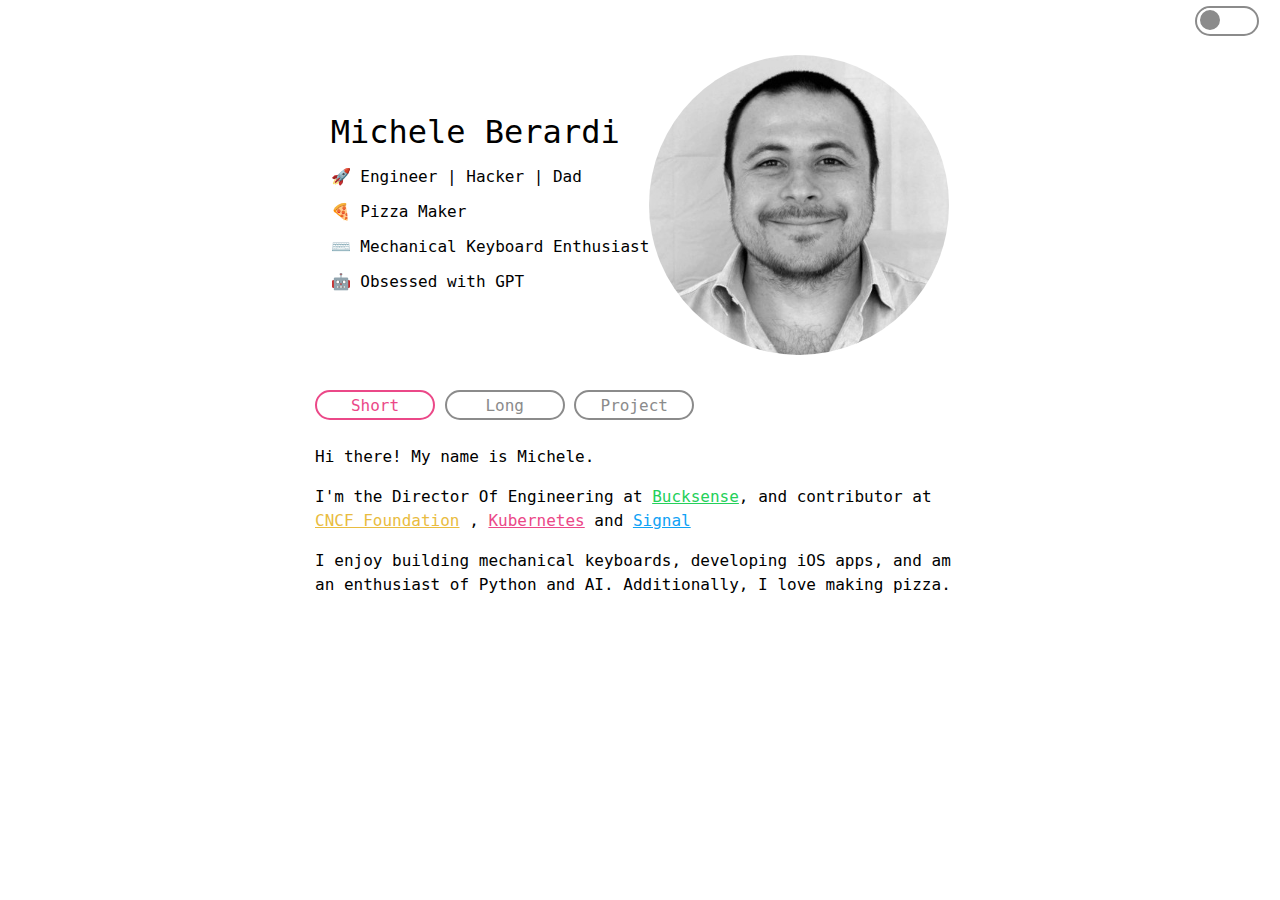
<file: index.html>
<!DOCTYPE html>
<html lang="en">
<head>
    <title>Michele Berardi</title>
    <meta charset="UTF-8">

    <meta
            name="description"
            content="Michele Berardi, Chief of Technology Officer at Bucksense in NYC."
    />

    <!-- Twitter data -->
    <meta name="twitter:card" content="summary"/>
    <meta name="twitter:title" content="Michele Berardi"/>
    <meta
            name="twitter:description"
            content="Michele Berardi, Chief of Technology Officer at Bucksense."
    />
    <meta name="twitter:creator" content="@hackmikenyc"/>
    <meta name="twitter:image" content="https://twitter.com/hackmikegpt/photo"/>

    <!-- Open Graph data -->
    <meta property="og:title" content="Michele Berardi"/>
    <meta property="og:url" content="https://micheleberardi.com/"/>
    <meta property="og:image" content="https://micheleberardi.com/img/headshot.png"/>
    <meta
            property="og:description"
            content="Michele Berardi, Chief of Technology Officer at Bucksense in NYC."
    />
    <meta property="og:site_name" content="Michele Berardi"/>

    <!-- Favicon/theme -->
    <link
            rel="apple-touch-icon"
            sizes="180x180"
            href="/img/apple-touch-icon.png"
    />
    <link
            rel="icon"
            type="image/png"
            href="/img/favicon-32x32.png"
            sizes="32x32"
    />
    <link
            rel="icon"
            type="image/png"
            href="/img/favicon-16x16.png"
            sizes="16x16"
    />
    <!--
    <link rel="manifest" href="/img/manifest.json" />
    -->
    <link rel="mask-icon" href="/img/safari-pinned-tab.svg" color="#24d05a"/>
    <link rel="shortcut icon" href="/img/favicon.ico"/>
    <meta name="msapplication-config" content="/img/browserconfig.xml"/>
    <meta name="theme-color" content="#ffffff"/>

    <meta
            name="viewport"
            content="width=device-width, initial-scale=1, maximum-scale=5"
    />


    <link rel="stylesheet" href="css/style.css"/>
    <script type='text/javascript' src='js/fetch.js'></script>
    <script type='text/javascript' src='js/contents.js'></script>
</head>

<body>
<div class="container">
    <div class="header-section">
        <div class="header-frame">
            <h1>Michele Berardi</h1>
            <p>🚀 Engineer | Hacker | Dad</p>
            <p>🍕 Pizza Maker</p>
            <p>⌨️ Mechanical Keyboard Enthusiast</p>
            <p>🤖 Obsessed with GPT</p>
        </div>
        <div class="img-frame">
            <img id="propic" src="img/face1.jpg" alt=""/>
        </div>
    </div>
    <!--
  <div class="links">
    <a href="https://github.com/micheleberardi" target="_blank">github</a>
    <a href="https://pypi.org/user/micheleberardi/" target="_blank">pip python project</a>
    <a href="https://micheleberardi.com/pokegpt.html" target="_blank">poke-gpt</a>
  </div>
    -->


    <div class="bio-switcher">
        <div class="toggler">
            <button id="short" class="show">Short</button>
            <button id="long">Long</button>
            <!-- <button id="MyAPP">Social</button> -->
            <button id="project">Project</button>
            <!-- <button id="blog">Timeline</button> -->
        </div>

        <div class="bio short show">
            Hi there! My name is Michele.
            <p></p>
            I'm the Director Of Engineering at <a href="https://bucksense.com" target="_blank">Bucksense</a>,
            and contributor at
            <a href="https://www.cncf.io/" target="_blank">CNCF Foundation</a> , <a href="https://kubernetes.io/"
                                                                                    target="_blank">Kubernetes</a> and
            <a href="https://signal.org/cla/" target="_blank">Signal</a>
            <p></p>
            I enjoy building mechanical keyboards, developing iOS apps, and am an enthusiast of Python and AI.
            Additionally, I love making pizza.
        </div>
        <!-- new code
          <div class="bio social">
         <a href="https://twitter.com/hackmikegpt" target="_blank">twitter</a>
          <p></p>
         <a href="https://micheleberardi.medium.com" target="_blank">medium</a>
          <p></p>
         <a href="https://linkedin.com/in/micheleberardi" target="_blank">linkedin</a>
        <p></p>
        <a href="https://stackoverflow.com/users/4036758/michelone" target="_blank">stackoverflow</a>
        <p></p>
        <a href="https://hackerone.com/michelone" target="_blank">hackerone</a>
        <p></p>
        <a href="https://www.hackerrank.com/michelone" target="_blank">hackerrank</a>
        <p></p>
        </div>
        -->
        <div class="bio project">
            <p></p>
            <a href="https://apps.apple.com/us/developer/hackmike-llc/id898674995" target="_blank">my ios apps</a>
            <p></p>
            <a href="https://micheleberardi.com/pokegpt.html" target="_blank">poke ai</a>
            <p></p>
            <p></p>
            <a href="https://racingmike.com" target="_blank">motogp api from 1949-2023</a>
            <p></p>
            <a href="https://pypi.org/project/mikeracingf1/" target="_blank">Release PIP Package mikeracingf1</a>
            <p></p>
            <a href="https://micheleberardi.com/motogptelegrambot.html" target="_blank">moto gp live data telegram bot</a>
            <p></p>
            <a href="https://pypi.org/project/ipmike/" target="_blank">Release PIP Package ipmike</a>
            <p></p>
            <a href="https://micheleberardi.com/squawk.html" target="_blank">airplane squawk</a>
            <p></p>
            <a href="https://micheleberardi.com/formula1analysis.html" target="_blank">formula 1 analysis</a>
            <p></p>
            <a href="https://micheleberardi.com/squawk.html" target="_blank">airplane squawk</a>
            <p></p>
            <a href="https://hackmike.com" target="_blank">hackmike tools</a>
            <p></p>
        </div>
        <div class="bio blog">
            <div class="exp">
                <div class="loading"></div>
                <ul id="highlightsblog">
                </ul>
            </div>
        </div>
    </div>

    <div class="bio long">
        Hi there! My name is Michele.
        <p></p>
        I'm the Chief of Technology Officer at <a href="https://bucksense.com" target="_blank">Bucksense</a>,
        and contributor at
        <a href="https://www.cncf.io/" target="_blank">CNCF Foundation</a> , <a href="https://kubernetes.io/"
                                                                                target="_blank">Kubernetes</a> and <a
            href="https://signal.org/cla/" target="_blank">Signal</a>
        <p></p>
        I enjoy building mechanical keyboards, developing iOS apps, and am an enthusiast of Python and AI. Additionally,
        I love making pizza.
        <p></p>
        <!--
      Before now, I worked at Flycell and Acotel as Senior DevOps
      <p></p>
      <h3>HIGHLIGHTS TECHINICAL SKILLS</h3>
      <p></p>
        <ul class="customIndent"><li><span style="color: #eb4888">Language : Python</span></li></ul>
      <p></p>
      <ul class="customIndent"><li><span style="color: #5eeb48">Cloud : Aws - Google Cloud</span></li></ul>
      <p></p>
      <ul class="customIndent"><li><span style="color: #e9bc3f">Database : MySql - Redis -Aerospike - BigQuery</span></li></ul>
      <p></p>
      <ul class="customIndent"><li><span style="color: #e4002b">OS : Ubuntu - CentOS</span></li></ul>
      <p></p>
      <ul class="customIndent"><li><span style="color: #10a2f5">WebServer : Apache Nginx</span></li></ul>
      <p></p>
      <ul class="customIndent"><li><span style="color: #5eeb48">Container : Docker</span></li></ul>
      <p></p>
      <ul class="customIndent"><li><span style="color: #e9bc3f">Monitoring : Nagios Grafana</span></li></ul>
      <p></p>
      <ul class="customIndent"><li><span style="color: #eb4888">Deep knowledge of Meta Graph API</span></li></ul>
      <p></p>
      <ul class="customIndent"><li><span style="color: #5eeb48">Deep knowledge of Google Analytics API</span></li></ul>
      <p></p>
      <ul class="customIndent"><li><span style="color: #e9bc3f">Deep knowledge of Instagram Insights</span></li></ul>
      <p></p>

      <div class="changelog">

      <div class="title flash"><h3>BIO TIMELINE</h3></div>
        <p></p>
        A lot has happened over the past few years.Here's some of the highlights.
        <p></p>
      <div class="exp">
      <div class="loading"></div>
      <ul id="highlights">
      </ul>
      If you're interested in more specific details on timelines, head over to my
      <a href="https://linkedin.com/in/micheleberardi">LinkedIn</a>.
      </div>
      </div>
      <p></p>

      <div class="updates">
      <div class="title flash"><h3>UPDATES/RELEASES</h3></div>
        Here's some recent project. You can see more on my <a href="https://github.com/micheleberardi">GitHub</a>.
      <div class="loading"></div>
      <ul id="press">
      </ul>
      </div>

      <p></p>
       <h3>LICENSES & CERTIFICATIONS</h3>
      <ul class="customIndent"><li><span style="color: #10a2f5">Red-Hat Certified Engineer</span></li></ul>
      <p></p>
      <ul class="customIndent"><li><span style="color: #eb4888">Red Hat Enterprise Security: Network Services</span> </li></ul>
      <p></p>
      <ul class="customIndent"><li><span style="color: #5eeb48">Python Flask</span> </li></ul>
      <p></p>
      <ul class="customIndent"><li><span style="color: #e9bc3f">Kubernetes + Docker Course</span> </li></ul>
      <p></p>
      <ul class="customIndent"><li><span style="color: #e4002b">AWS Certified Cloud Practitioner</span> </li></ul>
      <p></p>
      <ul class="customIndent"><li><span style="color: #10a2f5">Ethical Hacking + CyberSecurity</span> </li></ul>
   -->
        <p></p>
        <h3>PERSONAL LIFE</h3>
        <p></p>

        love teaching and helping people become better devops
        <p></p>
        I enjoy building mechanical keyboards,
        Avid reader of technical blogs, advocate of open source, <a
            href="https://results.nyrr.org/runner/28673567/races" target="_blank">ultrarunner-marathoner</a>,
        and certified boxing trainer.
        <p></p>
        i love build REST API and post the data into Twitter-Telegram-Slack-Discord
        <p></p>
        .... and copy/paste from <a href="https://stackoverflow.com/users/4036758/michelone" target="_blank">stackoverflow</a>
        !! :)

    </div>
    <div class="dark-mode-toggler">
        <input type="checkbox" id="toggler"/>
        <label for="toggler" aria-label="Toggler for Dark Mode"></label>
    </div>
</div>
<p></p>

<script src="js/script.js"></script>
<!-- Global site tag (gtag.js) - Google Analytics -->
<script async src="https://www.googletagmanager.com/gtag/js?id=G-8MWSFDZ6NG"></script>
<script>
    window.dataLayer = window.dataLayer || [];

    function gtag() {
        dataLayer.push(arguments);
    }

    gtag('js', new Date());

    gtag('config', 'G-8MWSFDZ6NG');
</script>

<!-- Global site tag (gtag.js) - Google Analytics -->
<script async src="https://www.googletagmanager.com/gtag/js?id=G-HC19454VSK"></script>
<script>
    window.dataLayer = window.dataLayer || [];

    function gtag() {
        dataLayer.push(arguments);
    }

    gtag('js', new Date());

    gtag('config', 'G-HC19454VSK');
</script>
</div>
</body>
</html>
</file>
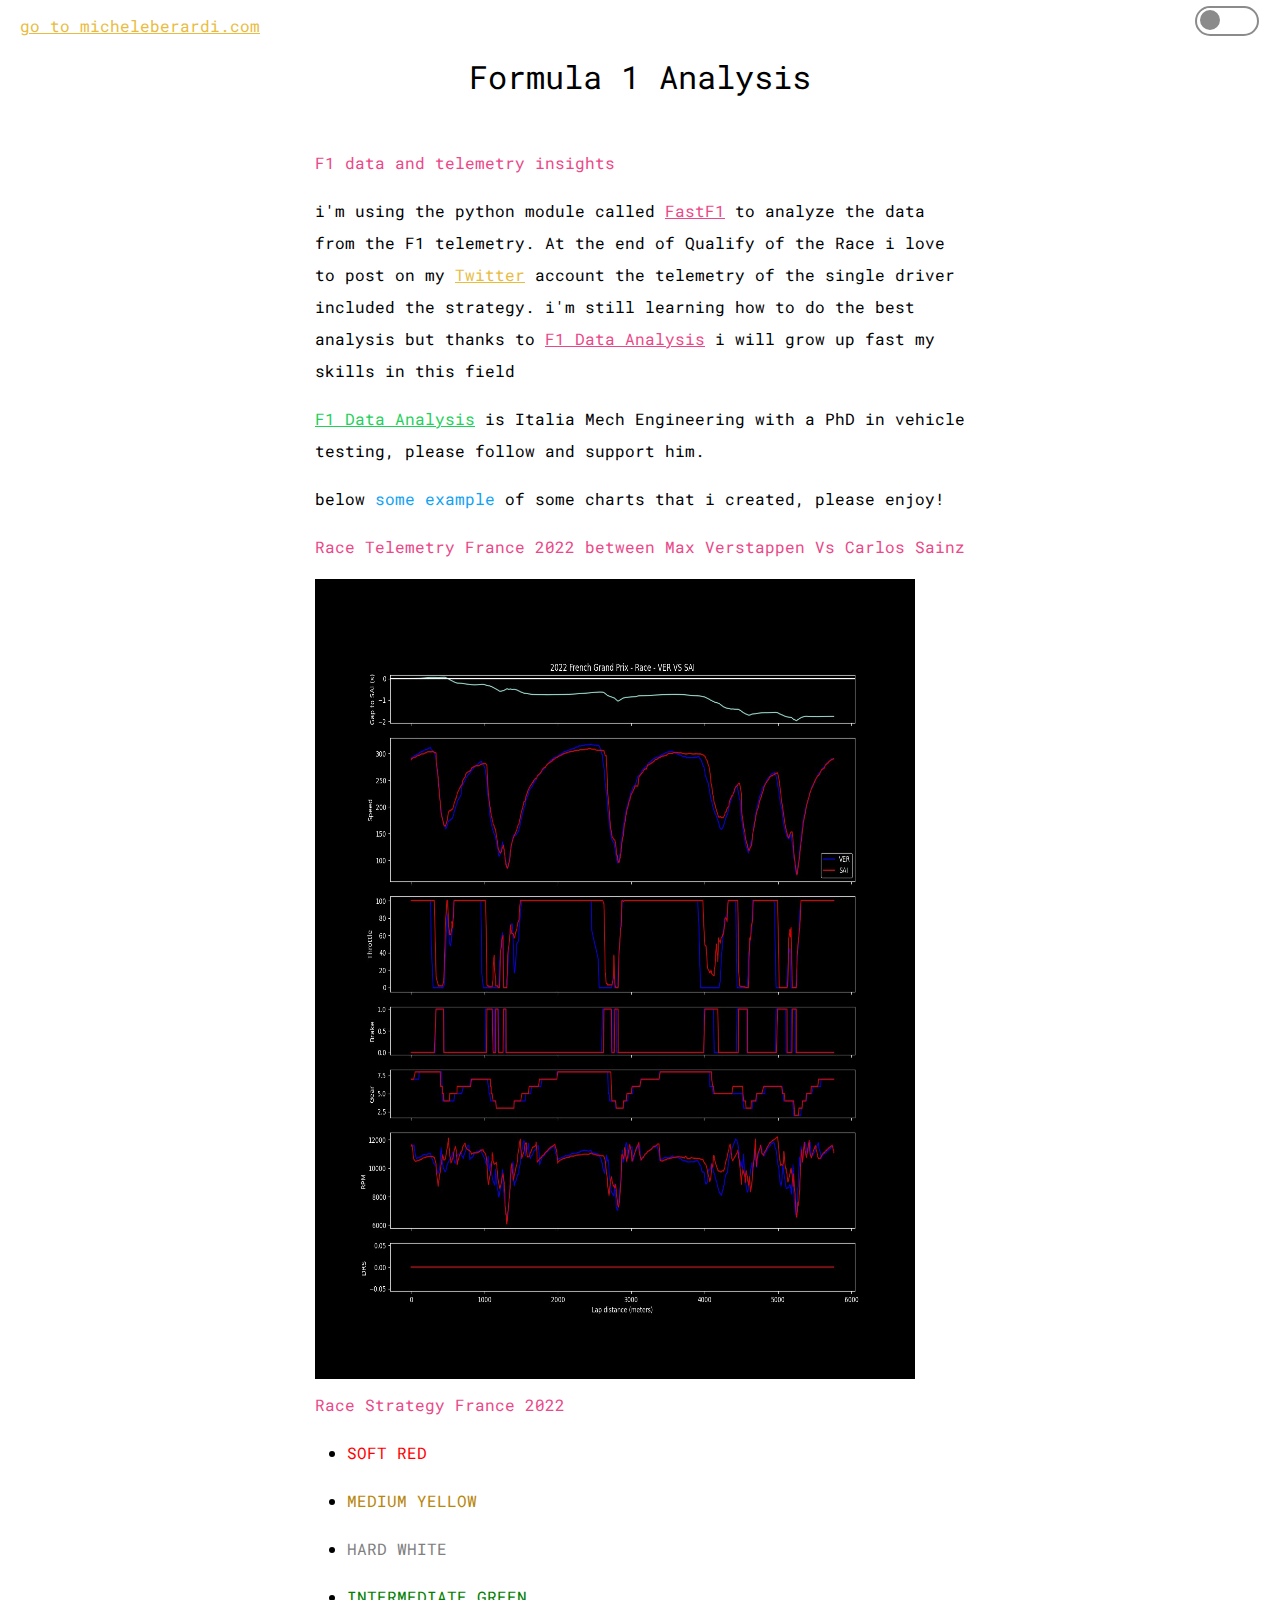
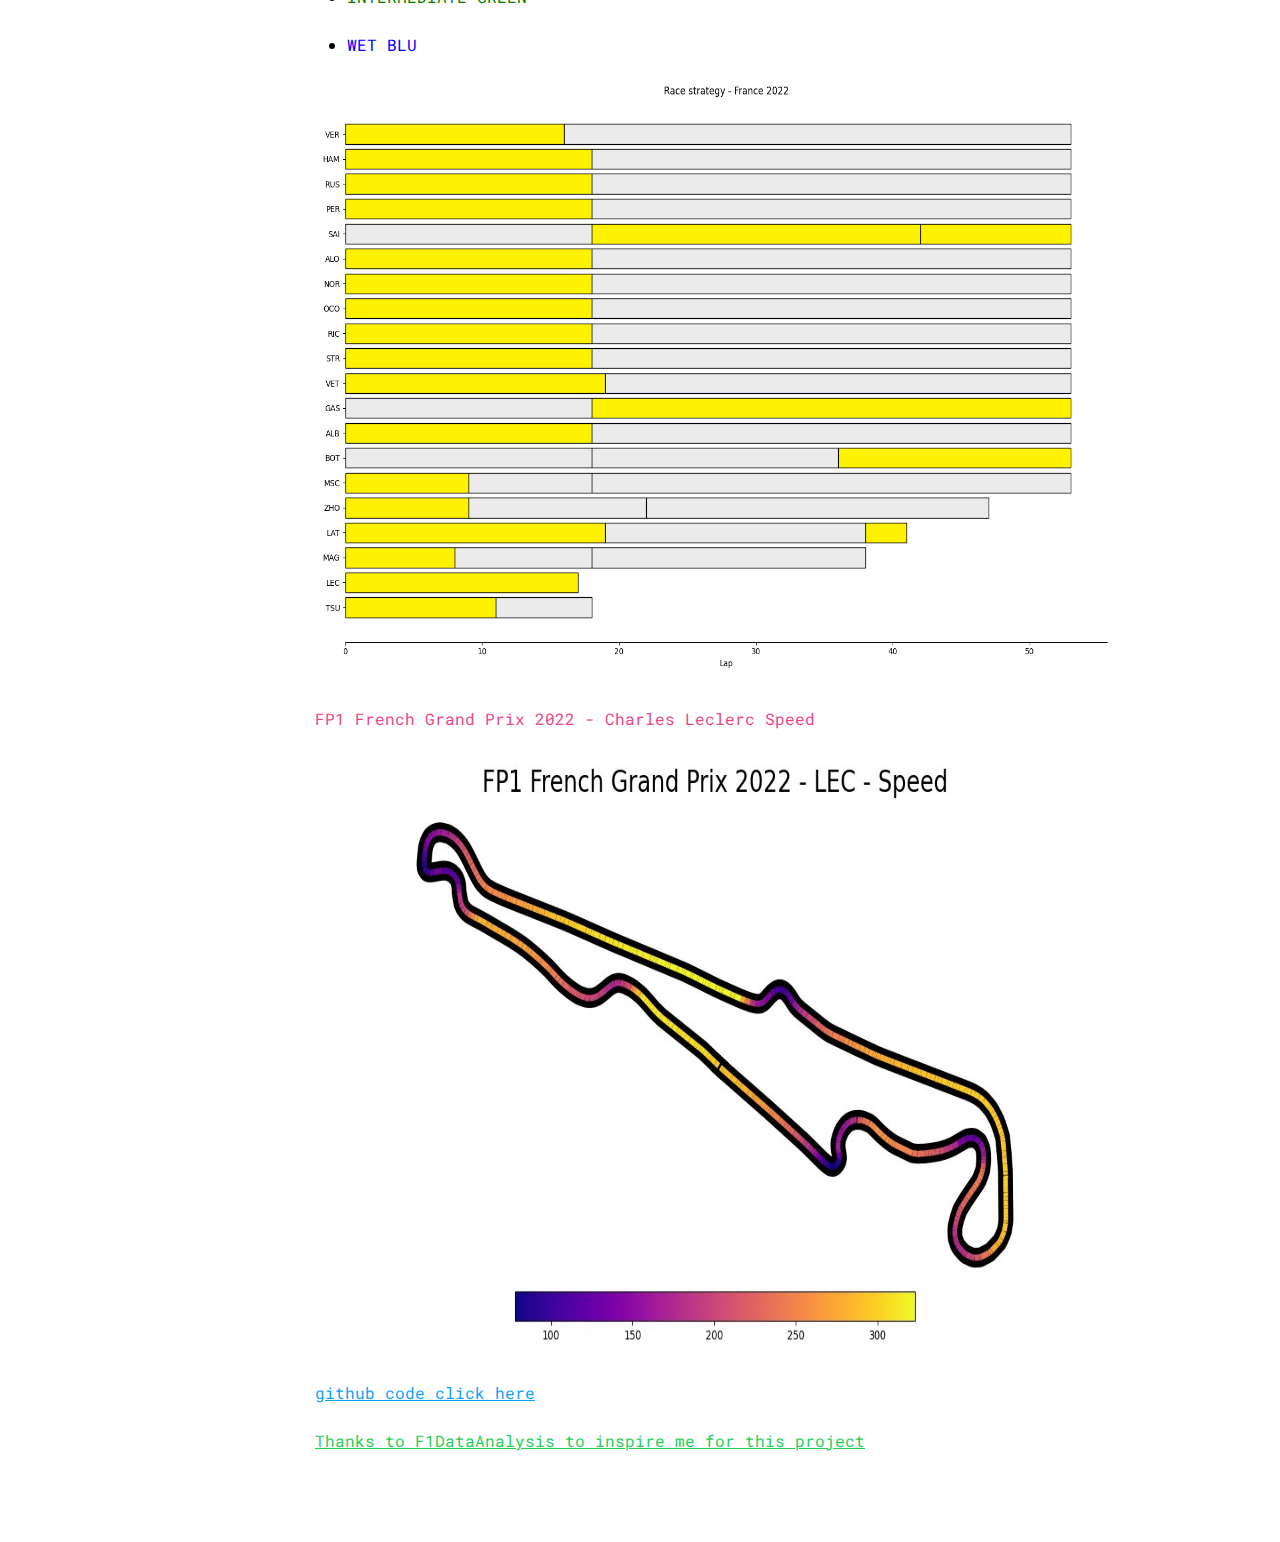
<file: formula1analysis.html>
<!DOCTYPE html>
<html lang="en">
  <head>
    <title>formula 1 analysis</title>
    <meta
      name="description"
      content="formula uno analysis"
    />

    <!-- Web Monetization -->
    <meta name="monetization" content="$ilp.uphold.com/rEgHHBQGDUDP" />

    <!-- Twitter data -->
    <meta name="twitter:card" content="summary_large_image" />
    <meta name="twitter:title" content="formula uno analysis" />
    <meta
      name="twitter:description"
      content="formula uno analysis"
    />
    <meta name="twitter:creator" content="@hackmikegpt" />
    <meta name="twitter:image" content="#" />

    <!-- Open Graph data -->
    <meta property="og:title" content="formula uno analysis" />
    <meta property="og:url" content="https://micheleberardi.com/squawk.html" />
    <meta property="og:image" content="https://micheleberardi.com/img/rwc-card.png" />
    <meta
      property="og:description"
      content="formula uno analysis"
    />
    <meta property="og:site_name" content="micheleberardi.com" />

    <!-- Favicon/theme -->
    <link
      rel="apple-touch-icon"
      sizes="180x180"
      href="../img/apple-touch-icon.png"
    />
    <link
      rel="icon"
      type="image/png"
      href="../img/favicon-32x32.png"
      sizes="32x32"
    />
    <link
      rel="icon"
      type="image/png"
      href="../img/favicon-16x16.png"
      sizes="16x16"
    />
    <link rel="mask-icon" href="../img/safari-pinned-tab.svg" color="#24d05a" />
    <link rel="shortcut icon" href="../img/favicon.ico" />
    <meta name="msapplication-config" content="../img/browserconfig.xml" />
    <meta name="theme-color" content="#ffffff" />

    <meta
      name="viewport"
      content="width=device-width, initial-scale=1, maximum-scale=5"
    />

    <link
      href="https://fonts.googleapis.com/css?family=Roboto+Mono"
      rel="stylesheet"
    />
    <link rel="stylesheet" href="css/style.css" />
  </head>

  <body>
    <div class="container">
      <div class="header-section">
        <div class="header-frame">
          <h1>Formula 1 Analysis</h1>
          <h3></h3>
        </div>
      </div>
      <div class="newsletter-blurb">
        <span>F1 data and telemetry insights</span>
        <p></p>
        i'm using the python module called <a href="https://theoehrly.github.io/Fast-F1/" target="_blank">FastF1</a> to analyze the data from the F1 telemetry.
        At the end of Qualify of the Race i love to post on my <a href="https://twitter.com/hackmikegpt" target="_blank">Twitter</a> account the telemetry of the single driver included the strategy.
        i'm still learning how to do the best analysis but thanks to <a href="https://twitter.com/F1DataAnalysis" target="_blank">F1 Data Analysis</a> i will grow up fast my skills in this field
        <p></p>
        <a href="https://twitter.com/F1DataAnalysis" target="_blank">F1 Data Analysis</a> is Italia Mech Engineering with a PhD in vehicle testing, please follow and support him.
        <p></p>
         below <span class="blue">some example </span> of some charts that i created, please enjoy!
        <p></p>
        <span class="red">Race Telemetry France 2022 between Max Verstappen Vs Carlos Sainz</span>
        <p></p>
        <div>
          <img src="img/telemetry.jpeg" alt="Race Telemetry France 2022 between Max Verstappen Vs Carlos Sainz" width="600" height="800" />
        </div>
        <span class="red">Race Strategy France 2022 </span>
        <p></p>
            <ul class="customIndent"><li><span style="color: red">SOFT RED</span></li></ul>
            <ul class="customIndent"><li><span style="color: darkgoldenrod">MEDIUM YELLOW</span></li></ul>
            <ul class="customIndent"><li><span style="color: gray">HARD WHITE</span></li></ul>
            <ul class="customIndent"><li><span style="color: green">INTERMEDIATE GREEN</span></li></ul>
            <ul class="customIndent"><li><span style="color: blue">WET BLU</span></li></ul>
        <div>
          <img src="img/stategy.png" alt="Race Strategy France 2022 " width="800" height="600" />
        </div>
        <p></p>
        <span class="red">FP1 French Grand Prix 2022 - Charles Leclerc Speed</span>
        <p></p>
        <div>
          <img src="img/speed.jpeg" alt="FP1 French Grand Prix 2022 - Charles Leclerc Speed" width="800" height="600" />
        </div>




        <p></p>
         <a href="https://github.com/micheleberardi/formula1_stats">github code click here</a>
        <p></p>
        <a href="https://twitter.com/F1DataAnalysis">Thanks to F1DataAnalysis to inspire me for this project</a>


      <div class="go-home">
        <a href="https://micheleberardi.com">go to micheleberardi.com </a>
      </div>
      <div class="dark-mode-toggler">
        <input type="checkbox" id="toggler" />
        <label for="toggler" aria-label="Toggler for Dark Mode"></label>
      </div>
      </div>
    </div>

    <script src="js/script.js"></script>
  </body>
</html>
</file>
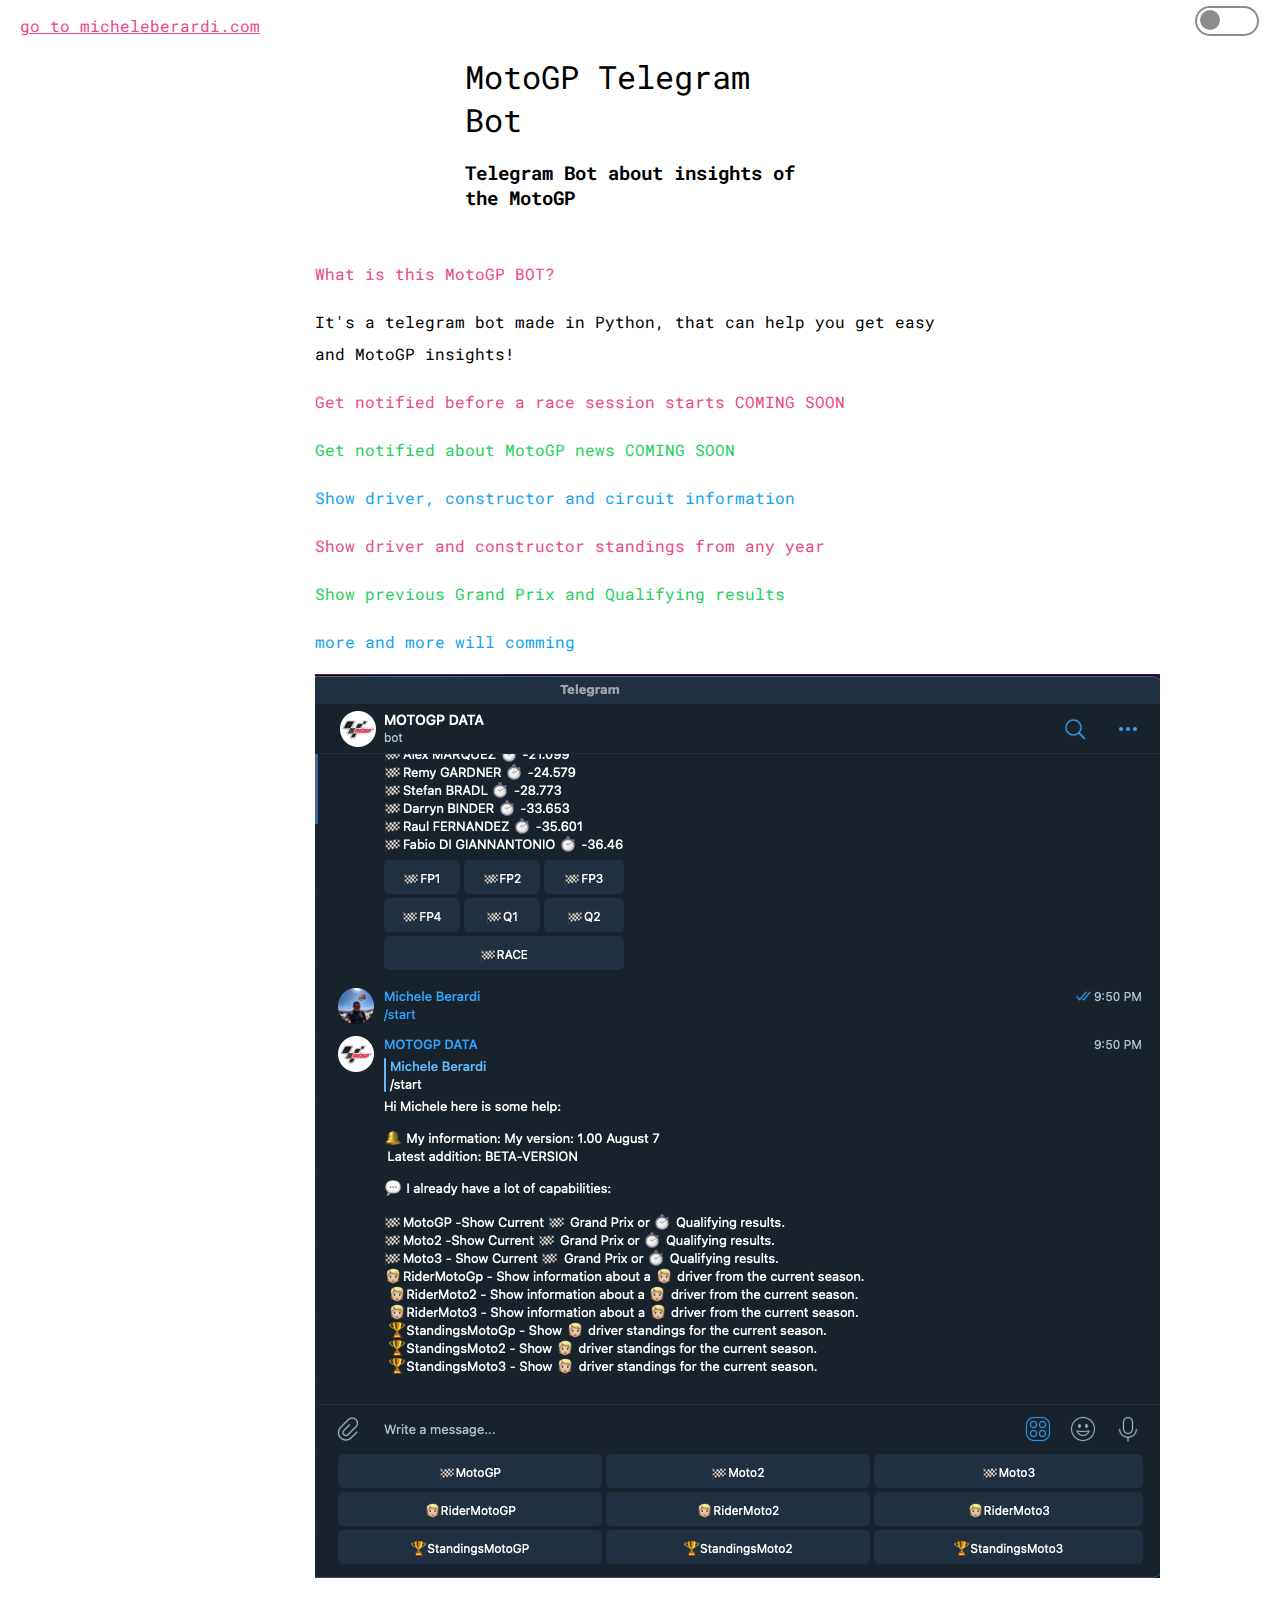
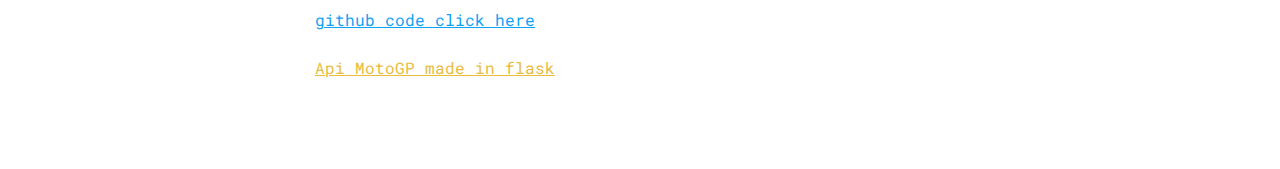
<file: motogptelegrambot.html>
<!DOCTYPE html>
<html lang="en">
  <head>
    <title>airplane squawk</title>
    <meta
      name="description"
      content="motogp live result telegram bot"
    />

    <!-- Web Monetization -->
    <meta name="monetization" content="$ilp.uphold.com/rEgHHBQGDUDP" />

    <!-- Twitter data -->
    <meta name="twitter:card" content="summary_large_image" />
    <meta name="twitter:title" content="motogp live result telegram bot" />
    <meta
      name="twitter:description"
      content="motogp live result telegram bot"
    />
    <meta name="twitter:creator" content="@hackmikegpt" />
    <meta name="twitter:image" content="#" />

    <!-- Open Graph data -->
    <meta property="og:title" content="motogp live result telegram bot" />
    <meta property="og:url" content="https://micheleberardi.com/motogptelegrambot.html" />
    <meta property="og:image" content="https://micheleberardi.com/img/rwc-card.png" />
    <meta
      property="og:description"
      content="motogp live result telegram bot"
    />
    <meta property="og:site_name" content="micheleberardi.com" />

    <!-- Favicon/theme -->
    <link
      rel="apple-touch-icon"
      sizes="180x180"
      href="../img/apple-touch-icon.png"
    />
    <link
      rel="icon"
      type="image/png"
      href="../img/favicon-32x32.png"
      sizes="32x32"
    />
    <link
      rel="icon"
      type="image/png"
      href="../img/favicon-16x16.png"
      sizes="16x16"
    />
    <link rel="mask-icon" href="../img/safari-pinned-tab.svg" color="#24d05a" />
    <link rel="shortcut icon" href="../img/favicon.ico" />
    <meta name="msapplication-config" content="../img/browserconfig.xml" />
    <meta name="theme-color" content="#ffffff" />

    <meta
      name="viewport"
      content="width=device-width, initial-scale=1, maximum-scale=5"
    />

    <link
      href="https://fonts.googleapis.com/css?family=Roboto+Mono"
      rel="stylesheet"
    />
    <link rel="stylesheet" href="css/style.css" />
  </head>

  <body>
    <div class="container">
      <div class="header-section">
        <div class="header-frame">
          <h1>MotoGP Telegram Bot</h1>
          <h3>Telegram Bot about insights of the MotoGP</h3>
        </div>
      </div>
      <div class="newsletter-blurb">
        <span>What is this MotoGP BOT?</span>
        <p></p>
        It's a telegram bot made in Python, that can help you get easy and MotoGP insights!
        <p></p>
        <span class="red">Get notified before a race session starts COMING SOON</span>
        <p></p>
        <span class="green">Get notified about MotoGP news COMING SOON</span>
        <p></p>
        <span class="blue">Show driver, constructor and circuit information</span>
        <p></p>
        <span class="red">Show driver and constructor standings from any year</span>
        <p></p>
        <span class="green">Show previous Grand Prix and Qualifying results</span>
        <p></p>
        <span class="blue">more and more will comming</span>
        <p></p>
        <div>
          <img class="img-thatimage" src="img/telegram.png" alt="" />
        </div>

        <p></p>
         <a href="https://github.com/micheleberardi/MOTO-GP-DATA-TELEGRAM-BOT">github code click here</a>
        <p></p>
        <a href="https://api.f1stats.io/swagger/">Api MotoGP made in flask</a>


      <div class="go-home">
        <a href="https://micheleberardi.com">go to micheleberardi.com </a>
      </div>
      <div class="dark-mode-toggler">
        <input type="checkbox" id="toggler" />
        <label for="toggler" aria-label="Toggler for Dark Mode"></label>
      </div>
      </div>
    </div>

    <script src="js/script.js"></script>
  </body>
</html>
</file>
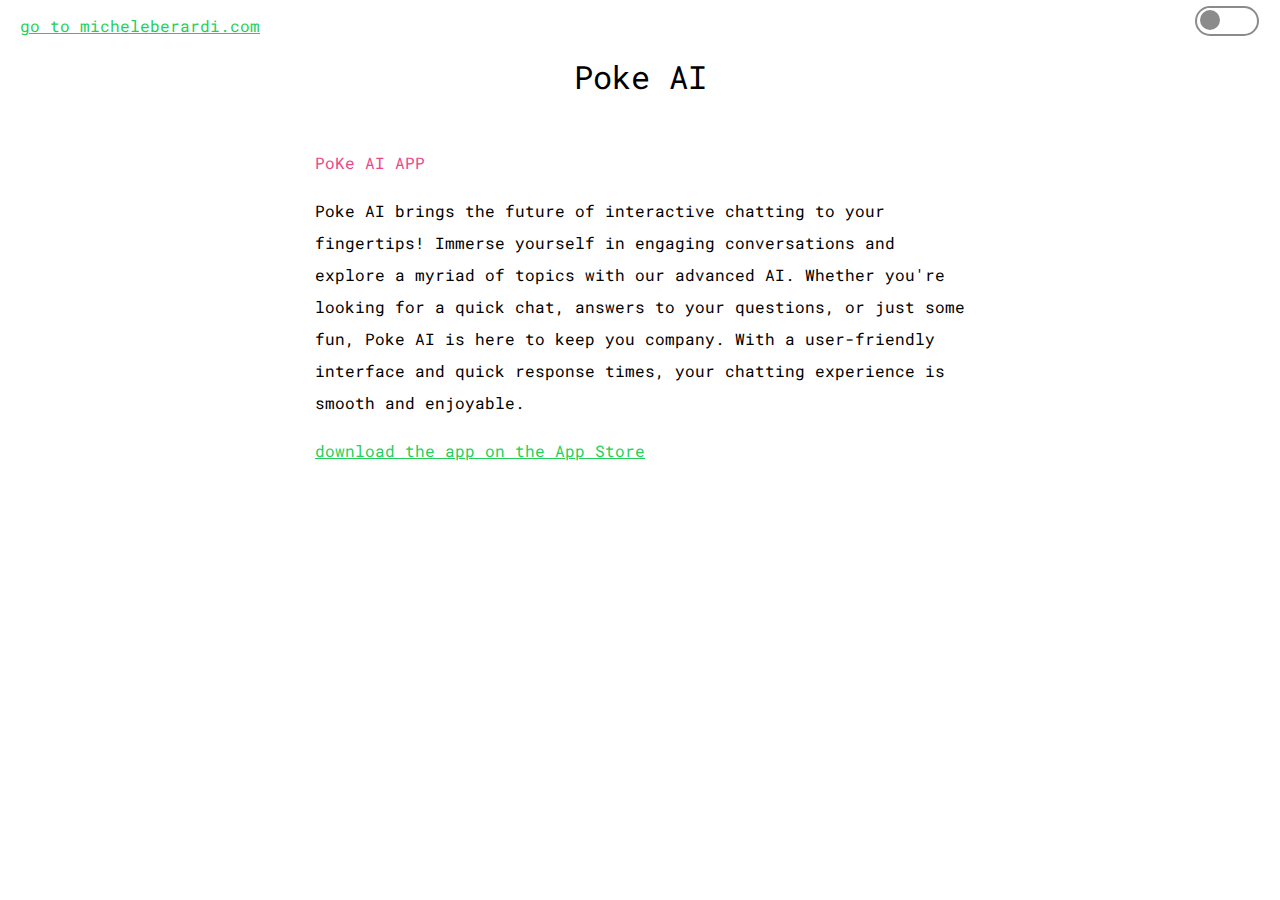
<file: pokegpt.html>
<!DOCTYPE html>
<html lang="en">
<head>
    <title>pokeai</title>
    <meta
            name="description"
            content="IOS APP Chatgpt"
    />

    <!-- Web Monetization -->
    <meta name="monetization" content="$ilp.uphold.com/rEgHHBQGDUDP"/>

    <!-- Twitter data -->
    <meta name="twitter:card" content="summary_large_image"/>
    <meta name="twitter:title" content="formula uno analysis"/>
    <meta
            name="twitter:description"
            content="formula uno analysis"
    />
    <meta name="twitter:creator" content="@hackmikegpt"/>
    <meta name="twitter:image" content="#"/>

    <!-- Open Graph data -->
    <meta property="og:title" content="formula uno analysis"/>
    <meta property="og:url" content="https://micheleberardi.com/squawk.html"/>
    <meta property="og:image" content="https://micheleberardi.com/img/rwc-card.png"/>
    <meta
            property="og:description"
            content="formula uno analysis"
    />
    <meta property="og:site_name" content="micheleberardi.com"/>

    <!-- Favicon/theme -->
    <link
            rel="apple-touch-icon"
            sizes="180x180"
            href="../img/apple-touch-icon.png"
    />
    <link
            rel="icon"
            type="image/png"
            href="../img/favicon-32x32.png"
            sizes="32x32"
    />
    <link
            rel="icon"
            type="image/png"
            href="../img/favicon-16x16.png"
            sizes="16x16"
    />
    <link rel="mask-icon" href="../img/safari-pinned-tab.svg" color="#24d05a"/>
    <link rel="shortcut icon" href="../img/favicon.ico"/>
    <meta name="msapplication-config" content="../img/browserconfig.xml"/>
    <meta name="theme-color" content="#ffffff"/>

    <meta
            name="viewport"
            content="width=device-width, initial-scale=1, maximum-scale=5"
    />

    <link
            href="https://fonts.googleapis.com/css?family=Roboto+Mono"
            rel="stylesheet"
    />
    <link rel="stylesheet" href="css/style.css"/>
</head>

<body>
<div class="container">
    <div class="header-section">
        <div class="header-frame">
            <h1>Poke AI</h1>
            <h3></h3>
        </div>
    </div>
    <div class="newsletter-blurb">
        <span>PoKe AI APP</span>
        <div>
            <p>
                Poke AI brings the future of interactive chatting to your fingertips! Immerse yourself in engaging conversations and explore a myriad of topics with our advanced AI. Whether you're looking for a quick chat, answers to your questions, or just some fun, Poke AI is here to keep you company. With a user-friendly interface and quick response times, your chatting experience is smooth and enjoyable.
            </p>
            <p>
                <a href="https://apps.apple.com/us/app/poke-ai/id6470132514">download the app on the App Store</a>
            </p>

        </div>


        <div class="go-home">
            <a href="https://micheleberardi.com">go to micheleberardi.com </a>
        </div>
        <div class="dark-mode-toggler">
            <input type="checkbox" id="toggler"/>
            <label for="toggler" aria-label="Toggler for Dark Mode"></label>
        </div>
    </div>
</div>

<script src="js/script.js"></script>
</body>
</html>
</file>
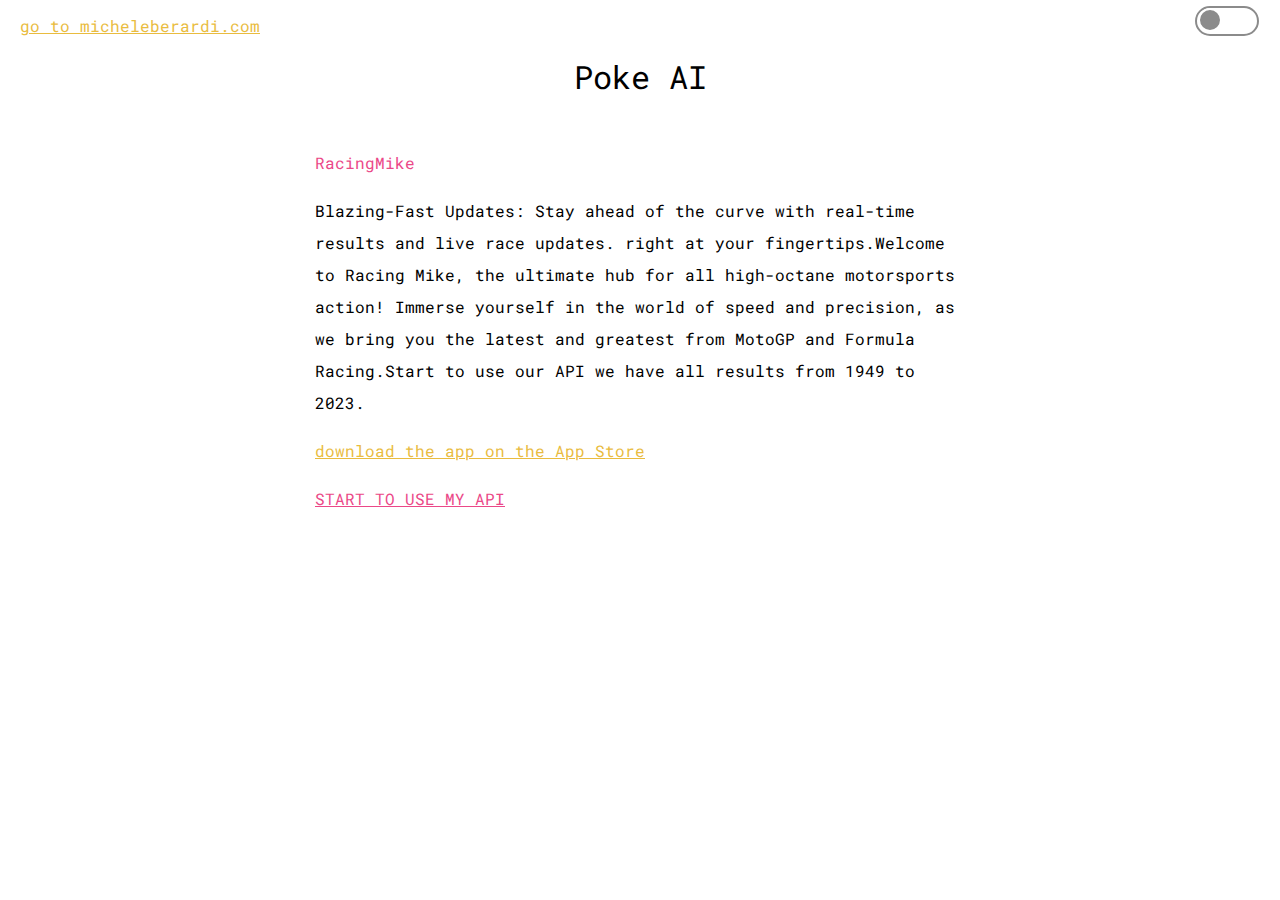
<file: racingapp.html>
<!DOCTYPE html>
<html lang="en">
<head>
    <title>racingmike</title>
    <meta
            name="description"
            content="IOS APP Chatgpt"
    />

    <!-- Web Monetization -->
    <meta name="monetization" content="$ilp.uphold.com/rEgHHBQGDUDP"/>

    <!-- Twitter data -->
    <meta name="twitter:card" content="summary_large_image"/>
    <meta name="twitter:title" content="formula uno analysis"/>
    <meta
            name="twitter:description"
            content="formula uno analysis"
    />
    <meta name="twitter:creator" content="@hackmikegpt"/>
    <meta name="twitter:image" content="#"/>

    <!-- Open Graph data -->
    <meta property="og:title" content="formula uno analysis"/>
    <meta property="og:url" content="https://micheleberardi.com/squawk.html"/>
    <meta property="og:image" content="https://micheleberardi.com/img/rwc-card.png"/>
    <meta
            property="og:description"
            content="formula uno analysis"
    />
    <meta property="og:site_name" content="micheleberardi.com"/>

    <!-- Favicon/theme -->
    <link
            rel="apple-touch-icon"
            sizes="180x180"
            href="../img/apple-touch-icon.png"
    />
    <link
            rel="icon"
            type="image/png"
            href="../img/favicon-32x32.png"
            sizes="32x32"
    />
    <link
            rel="icon"
            type="image/png"
            href="../img/favicon-16x16.png"
            sizes="16x16"
    />
    <link rel="mask-icon" href="../img/safari-pinned-tab.svg" color="#24d05a"/>
    <link rel="shortcut icon" href="../img/favicon.ico"/>
    <meta name="msapplication-config" content="../img/browserconfig.xml"/>
    <meta name="theme-color" content="#ffffff"/>

    <meta
            name="viewport"
            content="width=device-width, initial-scale=1, maximum-scale=5"
    />

    <link
            href="https://fonts.googleapis.com/css?family=Roboto+Mono"
            rel="stylesheet"
    />
    <link rel="stylesheet" href="css/style.css"/>
</head>

<body>
<div class="container">
    <div class="header-section">
        <div class="header-frame">
            <h1>Poke AI</h1>
            <h3></h3>
        </div>
    </div>
    <div class="newsletter-blurb">
        <span>RacingMike</span>
        <div>
            <p>
                Blazing-Fast Updates: Stay ahead of the curve with real-time results and live race updates. right at
                your fingertips.Welcome to Racing Mike, the ultimate hub for all high-octane motorsports action! Immerse
                yourself in the world of speed and precision, as we bring you the latest and greatest from MotoGP and
                Formula Racing.Start to use our API we have all results from 1949 to 2023.
            </p>
            <p>
                <a href="https://apps.apple.com/us/app/racing-mike/id6470733612">download the app on the App Store</a>
            </p>
            <p>
                <a href="https://apps.apple.com/us/app/poke-ai/id6470132514">START TO USE MY API</a>
            </p>

        </div>


        <div class="go-home">
            <a href="https://micheleberardi.com">go to micheleberardi.com </a>
        </div>
        <div class="dark-mode-toggler">
            <input type="checkbox" id="toggler"/>
            <label for="toggler" aria-label="Toggler for Dark Mode"></label>
        </div>
    </div>
</div>

<script src="js/script.js"></script>
</body>
</html>
</file>
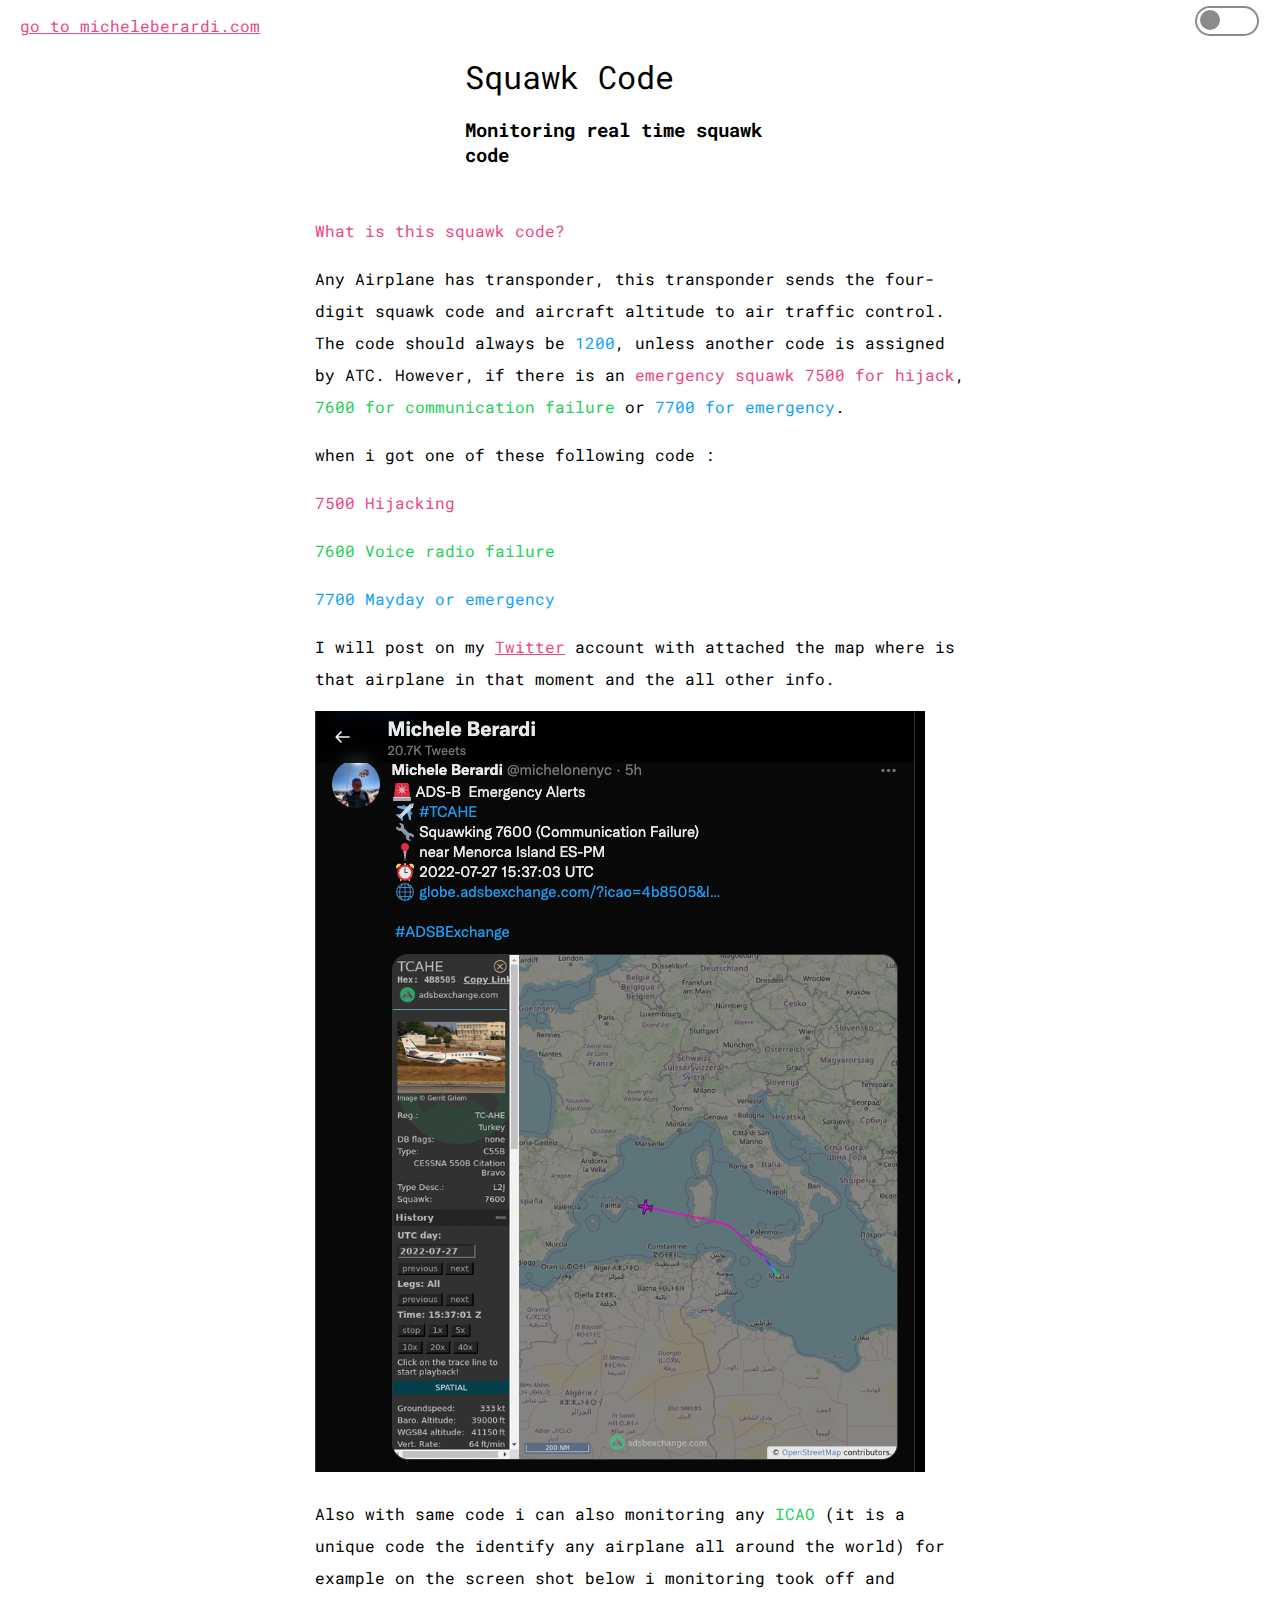
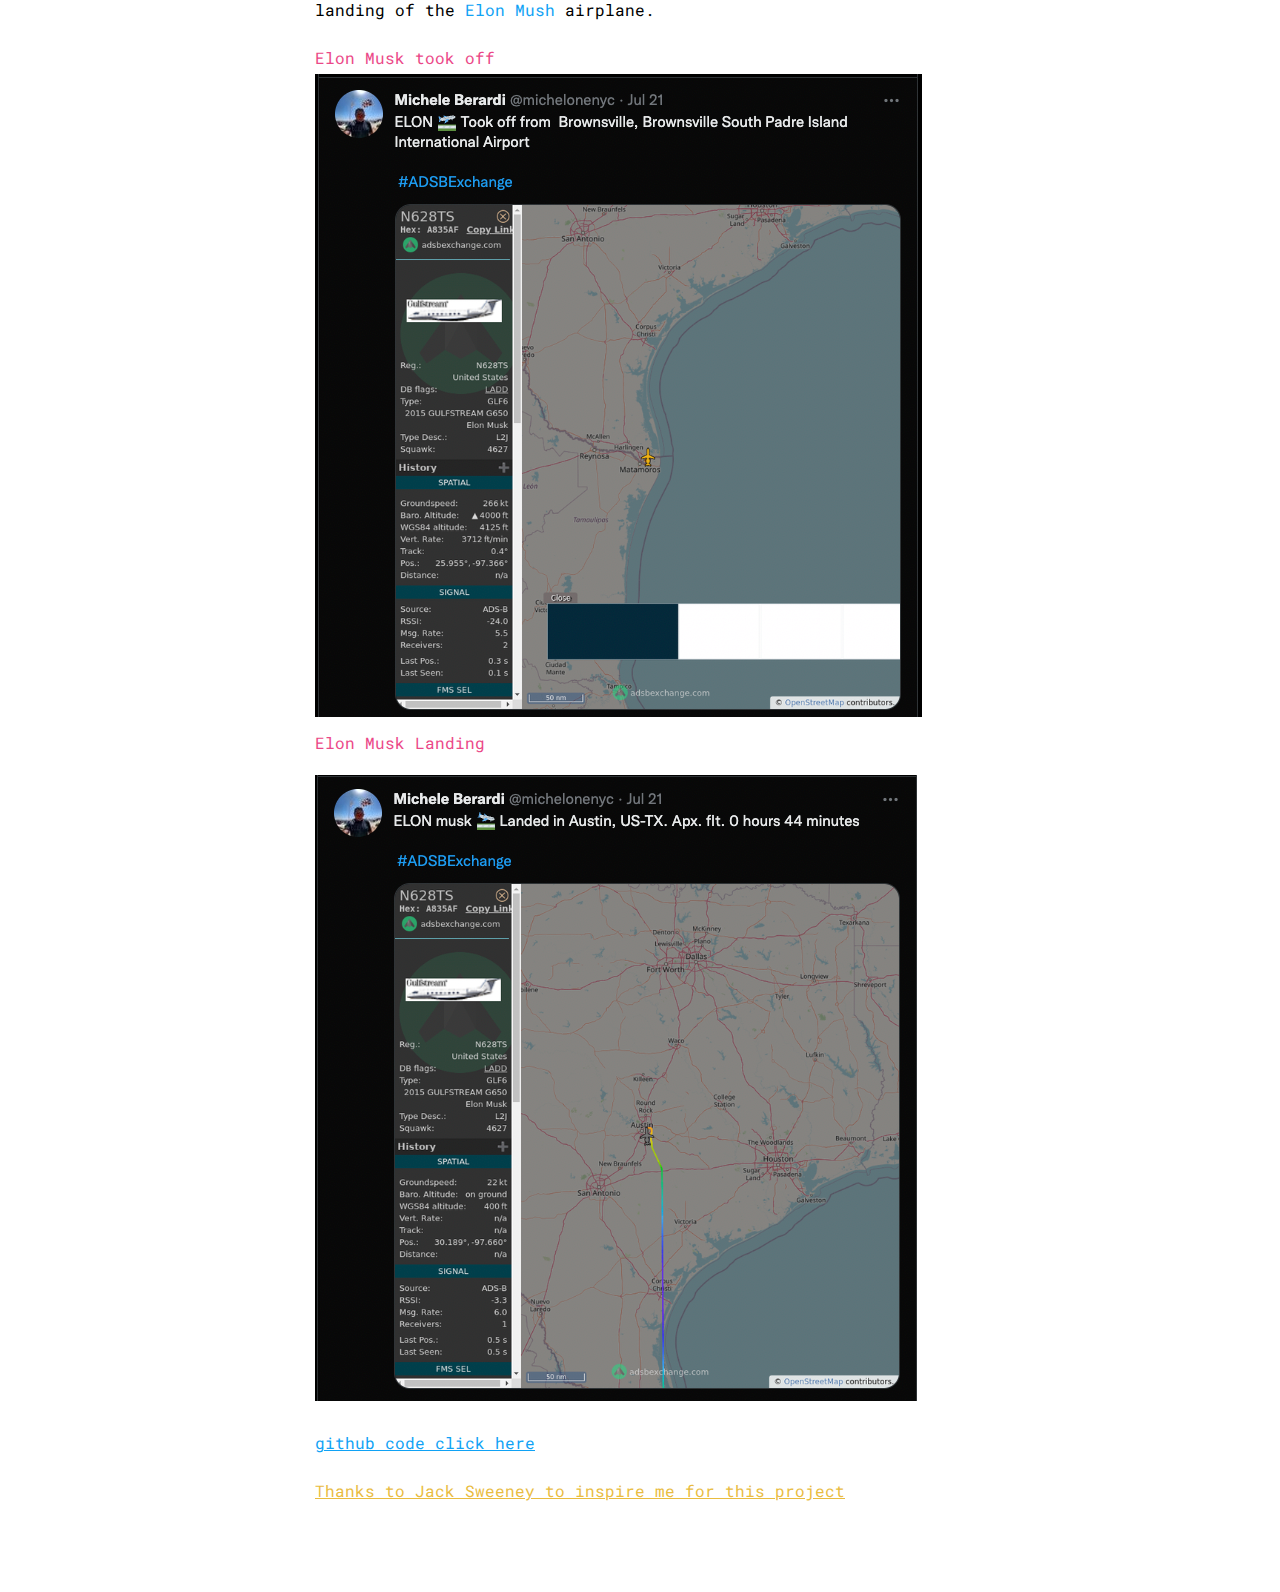
<file: squawk.html>
<!DOCTYPE html>
<html lang="en">
  <head>
    <title>airplane squawk</title>
    <meta
      name="description"
      content="airplane squawk."
    />

    <!-- Web Monetization -->
    <meta name="monetization" content="$ilp.uphold.com/rEgHHBQGDUDP" />

    <!-- Twitter data -->
    <meta name="twitter:card" content="summary_large_image" />
    <meta name="twitter:title" content="airplane squawk" />
    <meta
      name="twitter:description"
      content="airplane squawk"
    />
    <meta name="twitter:creator" content="@hackmikegpt" />
    <meta name="twitter:image" content="#" />

    <!-- Open Graph data -->
    <meta property="og:title" content="airplane squawk" />
    <meta property="og:url" content="https://micheleberardi.com/squawk.html" />
    <meta property="og:image" content="https://micheleberardi.com/img/rwc-card.png" />
    <meta
      property="og:description"
      content="airplane squawk"
    />
    <meta property="og:site_name" content="micheleberardi.com" />

    <!-- Favicon/theme -->
    <link
      rel="apple-touch-icon"
      sizes="180x180"
      href="../img/apple-touch-icon.png"
    />
    <link
      rel="icon"
      type="image/png"
      href="../img/favicon-32x32.png"
      sizes="32x32"
    />
    <link
      rel="icon"
      type="image/png"
      href="../img/favicon-16x16.png"
      sizes="16x16"
    />
    <link rel="mask-icon" href="../img/safari-pinned-tab.svg" color="#24d05a" />
    <link rel="shortcut icon" href="../img/favicon.ico" />
    <meta name="msapplication-config" content="../img/browserconfig.xml" />
    <meta name="theme-color" content="#ffffff" />

    <meta
      name="viewport"
      content="width=device-width, initial-scale=1, maximum-scale=5"
    />

    <link
      href="https://fonts.googleapis.com/css?family=Roboto+Mono"
      rel="stylesheet"
    />
    <link rel="stylesheet" href="css/style.css" />
  </head>

  <body>
    <div class="container">
      <div class="header-section">
        <div class="header-frame">
          <h1>Squawk Code</h1>
          <h3>Monitoring real time squawk code</h3>
        </div>
      </div>
      <div class="newsletter-blurb">
        <span>What is this squawk code?</span>
        <p></p>
        Any Airplane has transponder, this transponder sends the four-digit squawk code and aircraft altitude to air traffic control.
        The code should always be <span class="blue">1200</span>, unless another code is assigned by ATC.
        However, if there is an <span class="red">emergency squawk 7500 for hijack</span>,
        <span class="green">7600 for communication failure</span> or <span class="blue">7700 for emergency</span>.
        <p></p>
        when i got one of these following  code :
        <p></p>
        <span class="red">7500 Hijacking</span>
        <p></p>
        <span class="green">7600 Voice radio failure</span>
        <p></p>
        <span class="blue">7700 Mayday or emergency</span>
        <p></p>
        I will post on my <a href="https://twitter.com/hackmikegpt" target="_blank">Twitter</a> account with attached the map where is that airplane in that moment and the all other info.
        <p></p>
        <div>
          <img class="img-thatimage" src="img/twitter_code.png" alt="" />
        </div>
        <p></p>
        Also with same code i can also monitoring any <span class="green">ICAO</span> (it is a unique code the identify any airplane all around the world)
        for example on the screen shot below i monitoring took off and landing of the <span class="blue">Elon Mush</span> airplane.
        <p></p>
        <span class="orange">Elon Musk took off</span>
        <div>
          <img class="img-thatimage" src="img/took_off.png" alt="" />
        </div>
        <span class="red">Elon Musk Landing</span>
                <p></p>

        <div>
          <img class="img-thatimage" src="img/landing.png" alt="" />
        </div>

        <p></p>
         <a href="https://github.com/micheleberardi/ads-exchange-squawk">github code click here</a>
        <p></p>
        <a href="https://twitter.com/JxckSweeney">Thanks to Jack Sweeney to inspire me for this project</a>


      <div class="go-home">
        <a href="https://micheleberardi.com">go to micheleberardi.com </a>
      </div>
      <div class="dark-mode-toggler">
        <input type="checkbox" id="toggler" />
        <label for="toggler" aria-label="Toggler for Dark Mode"></label>
      </div>
      </div>
    </div>

    <script src="js/script.js"></script>
  </body>
</html>
</file>
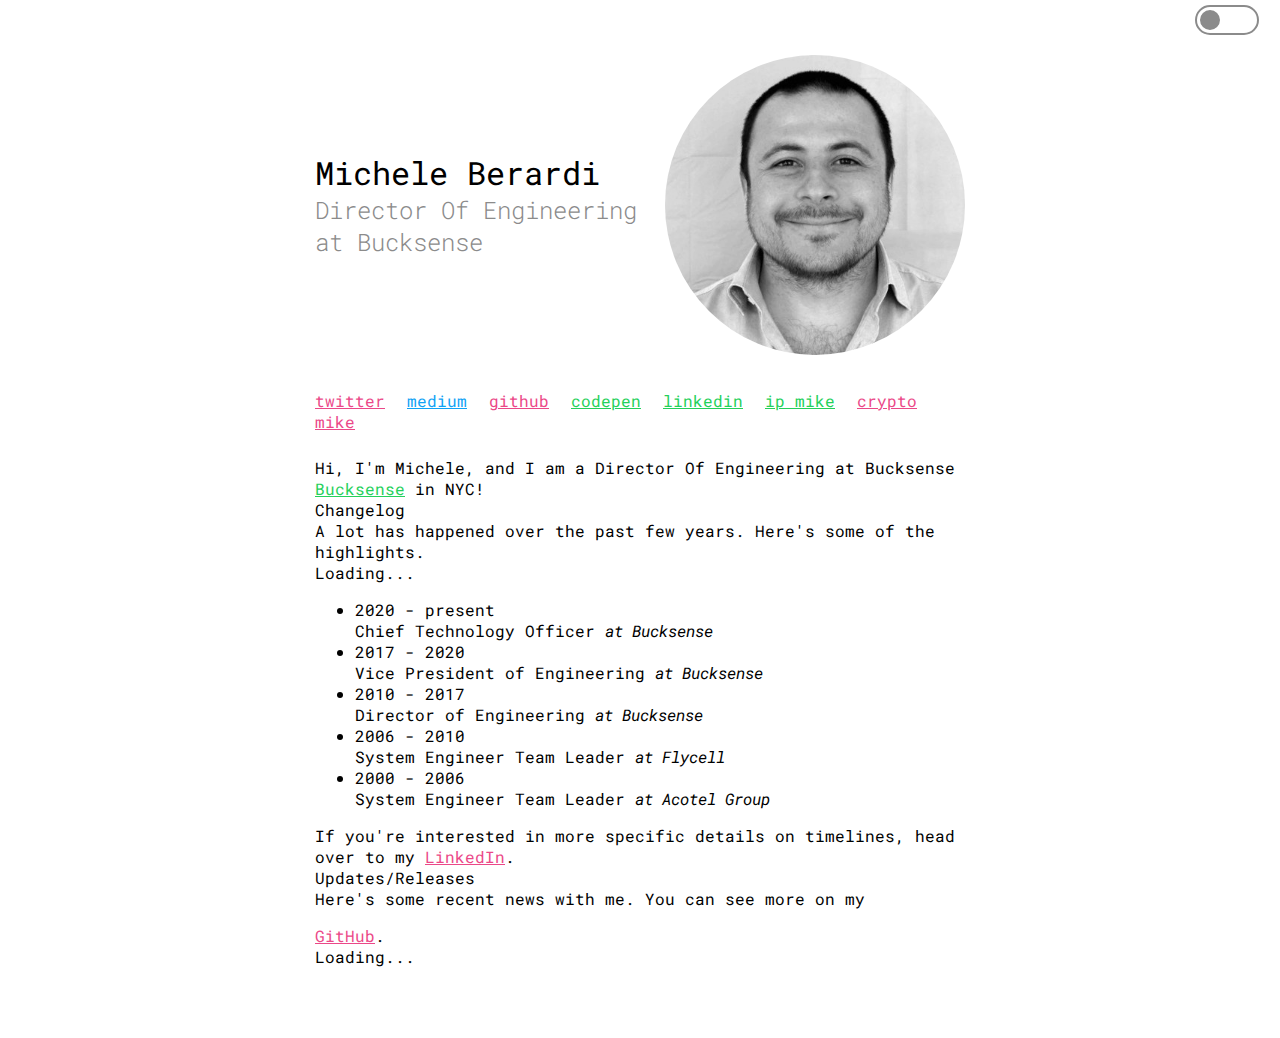
<file: timeline.html>
<!DOCTYPE html>
<html lang="en">
  <head>
    <title>Michele Berardi</title>
    <meta
      name="description"
      content="Michele Berardi, Director of Engineering at Bucksense in NYC."
    />

    <!-- Web Monetization -->
    <meta name="monetization" content="$ilp.uphold.com/rEgHHBQGDUDP" />

    <!-- Twitter data -->
    <meta name="twitter:card" content="summary" />
    <meta name="twitter:title" content="Michele Berardi" />
    <meta
      name="twitter:description"
      content="Michele Berardi, Director Of Engineering at Bucksense."
    />
    <meta name="twitter:creator" content="@hackmikenyc" />
    <meta name="twitter:image" content="https://twitter.com/hackmikenyc/photo" />

    <!-- Open Graph data -->
    <meta property="og:title" content="Michele Berardi" />
    <meta property="og:url" content="https://hackmike.com/" />
    <meta property="og:image" content="http://cassidoo.co/img/headshot.png" />
    <meta
      property="og:description"
      content="Michele Berardi, Director Of Engineering at Bucksense in NYC."
    />
    <meta property="og:site_name" content="Michele Berardi" />

    <!-- Favicon/theme -->
    <link
      rel="apple-touch-icon"
      sizes="180x180"
      href="/img/apple-touch-icon.png"
    />
    <link
      rel="icon"
      type="image/png"
      href="/img/favicon-32x32.png"
      sizes="32x32"
    />
    <link
      rel="icon"
      type="image/png"
      href="/img/favicon-16x16.png"
      sizes="16x16"
    />
    <!-- <link rel="manifest" href="/img/manifest.json" /> -->
    <link rel="mask-icon" href="/img/safari-pinned-tab.svg" color="#24d05a" />
    <link rel="shortcut icon" href="/img/favicon.ico" />
    <meta name="msapplication-config" content="/img/browserconfig.xml" />
    <meta name="theme-color" content="#ffffff" />

    <meta
      name="viewport"
      content="width=device-width, initial-scale=1, maximum-scale=5"
    />

    <link
      href="https://fonts.googleapis.com/css?family=Roboto+Mono"
      rel="stylesheet"/>
    <link rel="stylesheet" href="./style.css" />
      <script type='text/javascript' src='js/fetch.js'></script>
  <script type='text/javascript' src='js/contents.js'></script>
  </head>

  <body>
    <div class="container">
      <div class="header-section">
        <div class="header-frame">
          <h1>Michele Berardi</h1>
          <h2>Director Of Engineering at Bucksense</h2>
        </div>
        <div class="img-frame">
          <img id="propic" src="https://avatars.githubusercontent.com/u/18176544?v=4" alt="" />
        </div>
      </div>
      <div class="links">
        <a href="http://twitter.com/hackmikenyc" target="_blank">twitter</a>
         <!--<a href="http://cassidoo.co/newsletter">newsletter</a>-->
        <!--<a href="https://www.patreon.com/cassidoo">patreon</a>-->
        <a href="https://micheleberardi.com/" target="_blank">medium</a>
        <a href="http://github.com/micheleberardi" target="_blank">github</a>
        <a href="http://codepen.io/micheleberardi/" target="_blank">codepen</a>
        <a href="http://linkedin.com/in/micheleberardi" target="_blank">linkedin</a>
        <a href="http://ipmike.com" target="_blank">ip mike</a>
        <a href="http://cryptomike.io" target="_blank">crypto mike</a>
      </div>
      <div class="intro">
    Hi, I'm Michele, and I am a Director Of Engineering at Bucksense
    <a href="https://bucksense.com">Bucksense</a> in NYC!
  </div>
  <div class="changelog">
    <div class="title flash">Changelog</div>
    A lot has happened over the past few years. Here's some of the highlights.
    <div class="exp">
      <div class="loading">Loading...</div>
      <ul id="highlights">
      </ul>

      If you're interested in more specific details on timelines, head over to my
      <a href="http://linkedin.com/in/micheleberardi">LinkedIn</a>.
    </div>
  </div>

  <div class="updates">
    <div class="title flash">Updates/Releases</div>
    Here's some recent news with me. You can see more on my
    <p></p>
    <a href="/contents/press.json">GitHub</a>.
    <divhighlights.json class="exp">
      <div class="loading">Loading...</div>
      <ul id="press">
      </ul>
    </divhighlights.json>
  </div>

      <div class="dark-mode-toggler">
        <input type="checkbox" id="toggler" />
        <label for="toggler" aria-label="Toggler for Dark Mode"></label>
      </div>
    </div>
      <p></p>
      <!-- <div>
          Thanks to <a href="https://github.com/cassidoo">Cassido</a>
          to share the repository with us
        </div>
    -->
    <script src="./script.js"></script>
  </body>
</html>
</file>
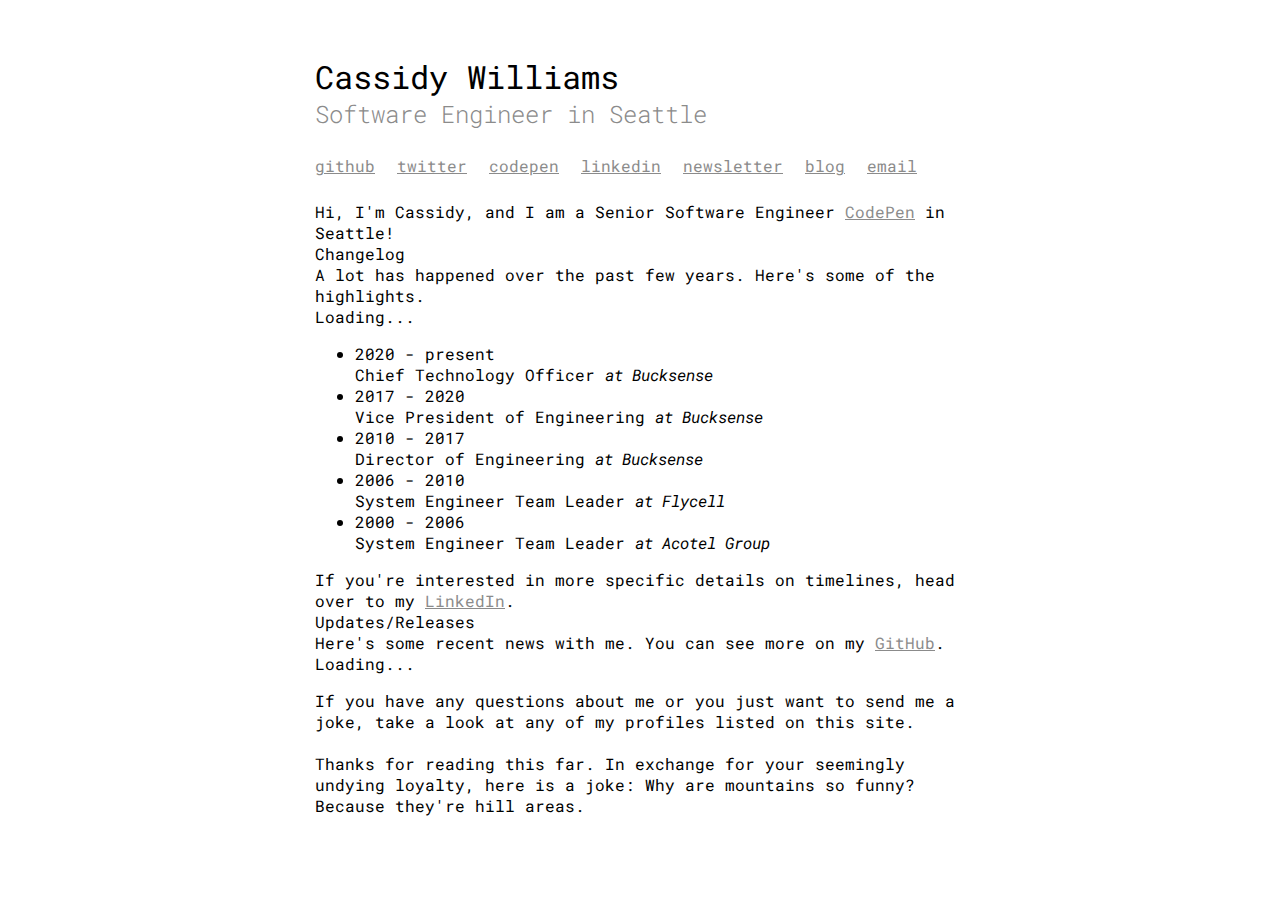
<file: timeline_bkp.html>
<!DOCTYPE html>
<html>
<head>
  <title>Cassidy Williams</title>
  <meta name="description" content="Cassidy Williams, Software Engineer in Seattle." />

  <!-- Twitter data -->
  <meta name="twitter:card" content="summary">
  <meta name="twitter:title" content="Cassidy Williams">
  <meta name="twitter:description" content="Cassidy Williams, Software Engineer in Seattle.">
  <meta name="twitter:creator" content="@cassidoo">
  <meta name="twitter:image" content="http://cassidoo.co/img/casssquare.jpg">

  <!-- Open Graph data -->
  <meta property="og:title" content="Cassidy Williams" />
  <meta property="og:url" content="http://cassidoo.co/" />
  <meta property="og:image" content="http://cassidoo.co/img/casssquare.jpg" />
  <meta property="og:description" content="Cassidy Williams, Software Engineer in Seattle." />
  <meta property="og:site_name" content="Cassidy Williams' personal website" />

  <!-- Favicon/theme -->
  <link rel="apple-touch-icon" sizes="180x180" href="/img/apple-touch-icon.png">
  <link rel="icon" type="image/png" href="/img/favicon-32x32.png" sizes="32x32">
  <link rel="icon" type="image/png" href="/img/favicon-16x16.png" sizes="16x16">
  <link rel="manifest" href="/img/manifest.json">
  <link rel="mask-icon" href="/img/safari-pinned-tab.svg" color="#24d05a">
  <link rel="shortcut icon" href="/img/favicon.ico">
  <meta name="msapplication-config" content="/img/browserconfig.xml">
  <meta name="theme-color" content="#24252d">

  <meta name="viewport" content="width=device-width, initial-scale=1, maximum-scale=1">

  <link href="https://fonts.googleapis.com/css?family=Roboto+Mono:300,400,700" rel="stylesheet">
  <link href="css/style.css" rel="stylesheet">
  <script type='text/javascript' src='js/fetch.js'></script>
  <script type='text/javascript' src='js/contents.js'></script>
</head>
<body>
  <div class="container">
  <h1>Cassidy Williams</h1>
  <h2>Software Engineer in Seattle</h2>
  <div class="links">
    <a href="http://github.com/cassidoo">github</a>
    <a href="http://twitter.com/cassidoo">twitter</a>
    <a href="http://codepen.io/cassidoo/">codepen</a>
    <a href="http://linkedin.com/in/cassidoo">linkedin</a>
    <a href="http://tinyletter.com/cassidoo">newsletter</a>
    <a href="http://cassidoo.github.io">blog</a>
    <a href="mailto:cassidy@cassidoo.co">email</a>
  </div>
  <div class="intro">
    Hi, I'm Cassidy, and I am a Senior Software Engineer
    <a href="http://codepen.io">CodePen</a> in Seattle!
  </div>
  <div class="changelog">
    <div class="title flash">Changelog</div>
    A lot has happened over the past few years. Here's some of the highlights.
    <div class="exp">
      <div class="loading">Loading...</div>
      <ul id="highlights">
      </ul>

      If you're interested in more specific details on timelines, head over to my
      <a href="http://linkedin.com/in/cassidoo">LinkedIn</a>.
    </div>
  </div>

  <div class="updates">
    <div class="title flash">Updates/Releases</div>
    Here's some recent news with me. You can see more on my
    <a href="https://github.com/cassidoo/cassidoo-v5/blob/master/contents/press.json">GitHub</a>.
    <divhighlights.json class="exp">
      <div class="loading">Loading...</div>
      <ul id="press">
      </ul>
    </divhighlights.json>
  </div>

  <div class="bio">
    <div class="title flash">Speaker Bio</div>
    People often ask for one of these. Here ya go.
    <div class="exp">
      Cassidy is a Senior Software Engineer making the web work at CodePen.
      She's worked for Amazon, L4 Digital, Clarifai, and Venmo, and graduated
      with a computer science degree from Iowa State University in 2014. She's
      had the honor of working with various organizations, including cKeys and
      Hacker Fund as their Director of Outreach. She's active in the developer
      community and one of Glamour Magazine's 35 Women Under 35 Changing the Tech
      Industry and LinkedIn's Top Professionals 35 &amp; Under. As an avid speaker,
      Cassidy has participated in meetups and events including the Grace Hopper
      Celebration for Women in Computing, SXSW, the National Center for Women &amp;
      IT Summit, TEDxDesMoines, the United Nations, and the U.S.A. Science and
      Engineering Festival. She wants to inspire generations of STEM students
      to be the best they can be, and her favorite quote is from Helen Keller:
      "One can never consent to creep when one feels an impulse to soar." She
      loves mechanical keyboards and karaoke.
    </div>
  </div>

  <div class="end">
    If you have any questions about me or you just want to send me a joke,
    take a look at any of my profiles listed on this site.
    <br><br>
    Thanks for reading this far. In exchange for your seemingly undying
    loyalty, here is a joke: Why are mountains so funny? Because they're hill
    areas.
  </div>
  </div>
</body>
</html>
</file>
<file: css/style.css>
:root {
  --white: #fff;
  --black: #000;
  --gray: #8b8b8b;
  --highlight: #e5ffc3;
  --red: #e4002b;
  --green: #24d05a;
  --pink: #eb4888;
  --blue: #10a2f5;
  --yellow: #e9bc3f;
}

html,
body {
  width: 100%;
  margin: 0;
  padding: 0;
}

body,
button {
  background: var(--white);
  color: var(--black);
  font-family: "Roboto Mono", monospace;
}

::selection {
  background-color: var(--highlight);
  color: var(--black);
}

body.dark-mode,
body.dark-mode button,
body.dark-mode .go-home,
button.dark-mode,
button.dark-mode button {
  background: var(--black);
  color: var(--white);
}

button {
  width: 120px;
  height: 30px;
  border: 2px solid var(--gray);
  border-radius: 15px;
  box-sizing: border-box;
  color: var(--gray);
  font-size: 1rem;
  overflow: auto;
  transition: 0.4s ease all;
}
button:hover {
  background: rgba(150, 151, 156, 0.1);
  cursor: pointer;
}

.container {
  margin: 50px auto;
  padding: 5px;
  max-width: 650px;
}
@media (max-width: 600px) {
  .container {
    padding: 20px;
  }
}

.header-section {
  display: flex;
  align-items: center;
  justify-content: center;
  flex-wrap: wrap;
}

.header-frame {
  max-width: 350px;
}

.go-home {
  position: fixed;
  top: 5px;
  left: 20px;
  padding: 5px 5px 5px 0;
  background: var(--white);
  box-sizing: border-box;
}

.dark-mode-toggler {
  position: fixed;
  top: 5px;
  right: 20px;
}
.dark-mode-toggler label {
  position: relative;
}
.dark-mode-toggler input[type="checkbox"] {
  display: none;
}
.dark-mode-toggler input[type="checkbox"] + label::before {
  content: "";
  display: block;
  height: 26px;
  width: 60px;
  background: var(--white);
  border: 2px solid var(--gray);
  border-radius: 15px;
  position: absolute;
  top: 1px;
  left: -65px;
}
.dark-mode-toggler input[type="checkbox"] + label::after {
  content: "";
  display: block;
  height: 20px;
  width: 20px;
  background: var(--gray);
  border: 2px solid var(--white);
  border-radius: 50%;
  position: absolute;
  top: 3px;
  left: -62px;
  transition: all 0.4s ease-in;
}
.dark-mode-toggler input[type="checkbox"]:checked + label::before {
  background: var(--black);
  border: 2px solid var(--white);
}
.dark-mode-toggler input[type="checkbox"]:checked + label::after{
  left: -28px;
  background: var(--black);
  border: 2px solid var(--white);
  transition: all 0.4s ease-in;
}

h1 {
  font-weight: 400;
  margin: 0;
}

h2 {
  color: var(--gray);
  font-weight: 300;
  margin: 0 0 0.5em 0;
}

a {
  color: var(--gray);
}
a:hover {
  font-weight: bold;
}

table {
  margin: 20px auto;
  border-collapse: collapse;
}

thead tr {
  border-bottom: 3px solid var(--black);
}

tbody tr:not(:last-child) {
  border-bottom: 2px solid var(--gray);
}

tr td:nth-child(1) {
  padding: 20px;
  padding-left: 0;
  font-weight: bold;
}

tr td:nth-child(2) {
  text-align: right;
}

.img-frame {
  position: relative;
  width: 300px;
  height: 300px;
  margin: 0 0 10px 0;
  border-radius: 50%;
  overflow: hidden;
}
.img-frame img {
  position: absolute;
  top: 50%;
  left: 50%;
  -webkit-transform: translate(-50%, -50%);
  transform: translate(-50%, -50%);
  height: 100%;
}


img-thatimage {
    max-width: 100%;
    min-width: 300px;
    height: auto;
}

.links {
  margin: 25px 0;
}
.links a:not(:last-child) {
  padding: 0 12px 0 0;
}

.newsletter-blurb {
  margin: 30px 0;
  line-height: 2em;
}

.newsletter-blurb span {
  color: var(--pink);
}

.newsletter-blurb span.green {
  color: var(--green);
}

.newsletter-blurb span.blue {
  color: var(--blue);
}

.newsletter-blurb span.yellow {
  color: var(--yellow);
}

.newsletter-blurb .issue-links {
  text-align: center;
}

.sneaky-sponsor {
  color: var(--gray);
}

@media (max-width: 600px) {
  .links {
    text-align: center;
  }
}

.toggler {
  margin: 25px 0;
}
.toggler .show {
  border-color: var(--pink);
  color: var(--pink);
}
@media (max-width: 600px) {
  .toggler {
    text-align: center;
  }
  .toggler button {
    margin: 5px;
  }
}

.bio {
  display: none;
  line-height: 24px;
}
.bio br {
  display: block;
  content: "";
  height: 15px;
}
.bio.show {
  display: block;
}

.customIndent {
  padding-left: 2em;
}
</file>
<file: style.css>
:root {
  --white: #fff;
  --black: #000;
  --gray: #8b8b8b;
  --highlight: #e5ffc3;
  --red: #e4002b;
  --green: #24d05a;
  --pink: #eb4888;
  --blue: #10a2f5;
  --yellow: #e9bc3f;
}

html,
body {
  width: 100%;
  margin: 0;
  padding: 0;
}

body,
button {
  background: var(--white);
  color: var(--black);
  font-family: "Roboto Mono", monospace;
}

::selection {
  background-color: var(--highlight);
  color: var(--black);
}

body.dark-mode,
body.dark-mode button,
body.dark-mode .go-home,
button.dark-mode,
button.dark-mode button {
  background: var(--black);
  color: var(--white);
}

button {
  width: 120px;
  height: 30px;
  border: 2px solid var(--gray);
  border-radius: 15px;
  box-sizing: border-box;
  color: var(--gray);
  font-size: 1rem;
  overflow: auto;
  transition: 0.4s ease all;
}
button:hover {
  background: rgba(150, 151, 156, 0.1);
  cursor: pointer;
}

.container {
  margin: 50px auto;
  padding: 5px;
  max-width: 650px;
}
@media (max-width: 600px) {
  .container {
    padding: 20px;
  }
}

.header-section {
  display: flex;
  align-items: center;
  justify-content: center;
  flex-wrap: wrap;
}

.header-frame {
  max-width: 350px;
}

.go-home {
  position: fixed;
  top: 5px;
  left: 20px;
  padding: 5px 5px 5px 0;
  background: var(--white);
  box-sizing: border-box;
}

.dark-mode-toggler {
  position: fixed;
  top: 5px;
  right: 20px;
}
.dark-mode-toggler label {
  position: relative;
}
.dark-mode-toggler input[type="checkbox"] {
  display: none;
}
.dark-mode-toggler input[type="checkbox"] + label::before {
  content: "";
  display: block;
  height: 26px;
  width: 60px;
  background: var(--white);
  border: 2px solid var(--gray);
  border-radius: 15px;
  position: absolute;
  top: 0px;
  left: -65px;
}
.dark-mode-toggler input[type="checkbox"] + label::after {
  content: "";
  display: block;
  height: 20px;
  width: 20px;
  background: var(--gray);
  border: 2px solid var(--white);
  border-radius: 50%;
  position: absolute;
  top: 3px;
  left: -62px;
  transition: all 0.4s ease-in;
}
.dark-mode-toggler input[type="checkbox"]:checked + label::before {
  background: var(--black);
  border: 2px solid var(--white);
}
.dark-mode-toggler input[type="checkbox"]:checked + label::after {
  left: -28px;
  background: var(--black);
  border: 2px solid var(--white);
  transition: all 0.4s ease-in;
}

h1 {
  font-weight: 400;
  margin: 0;
}

h2 {
  color: var(--gray);
  font-weight: 300;
  margin: 0 0 0.5em 0;
}

a {
  color: var(--gray);
}
a:hover {
  font-weight: bold;
}

table {
  margin: 20px auto;
  border-collapse: collapse;
}

thead tr {
  border-bottom: 3px solid var(--black);
}

tbody tr:not(:last-child) {
  border-bottom: 2px solid var(--gray);
}

tr td:nth-child(1) {
  padding: 20px;
  padding-left: 0;
  font-weight: bold;
}

tr td:nth-child(2) {
  text-align: right;
}

.img-frame {
  position: relative;
  width: 300px;
  height: 300px;
  margin: 0 0 10px 0;
  border-radius: 50%;
  overflow: hidden;
}
.img-frame img {
  position: absolute;
  top: 50%;
  left: 50%;
  -webkit-transform: translate(-50%, -50%);
  transform: translate(-50%, -50%);
  height: 100%;
}

.links {
  margin: 25px 0;
}
.links a:not(:last-child) {
  padding: 0 12px 0 0;
}

.newsletter-blurb {
  margin: 30px 0;
  line-height: 2em;
}

.newsletter-blurb span {
  color: var(--pink);
}

.newsletter-blurb span.green {
  color: var(--green);
}

.newsletter-blurb span.blue {
  color: var(--blue);
}

.newsletter-blurb span.yellow {
  color: var(--yellow);
}

.newsletter-blurb .issue-links {
  text-align: center;
}

.sneaky-sponsor {
  color: var(--gray);
}

@media (max-width: 600px) {
  .links {
    text-align: center;
  }
}

.toggler {
  margin: 25px 0;
}
.toggler .show {
  border-color: var(--pink);
  color: var(--pink);
}
@media (max-width: 600px) {
  .toggler {
    text-align: center;
  }
  .toggler button {
    margin: 5px;
  }
}

.bio {
  display: none;
  line-height: 24px;
}
.bio br {
  display: block;
  content: "";
  height: 15px;
}
.bio.show {
  display: block;
}
</file>
